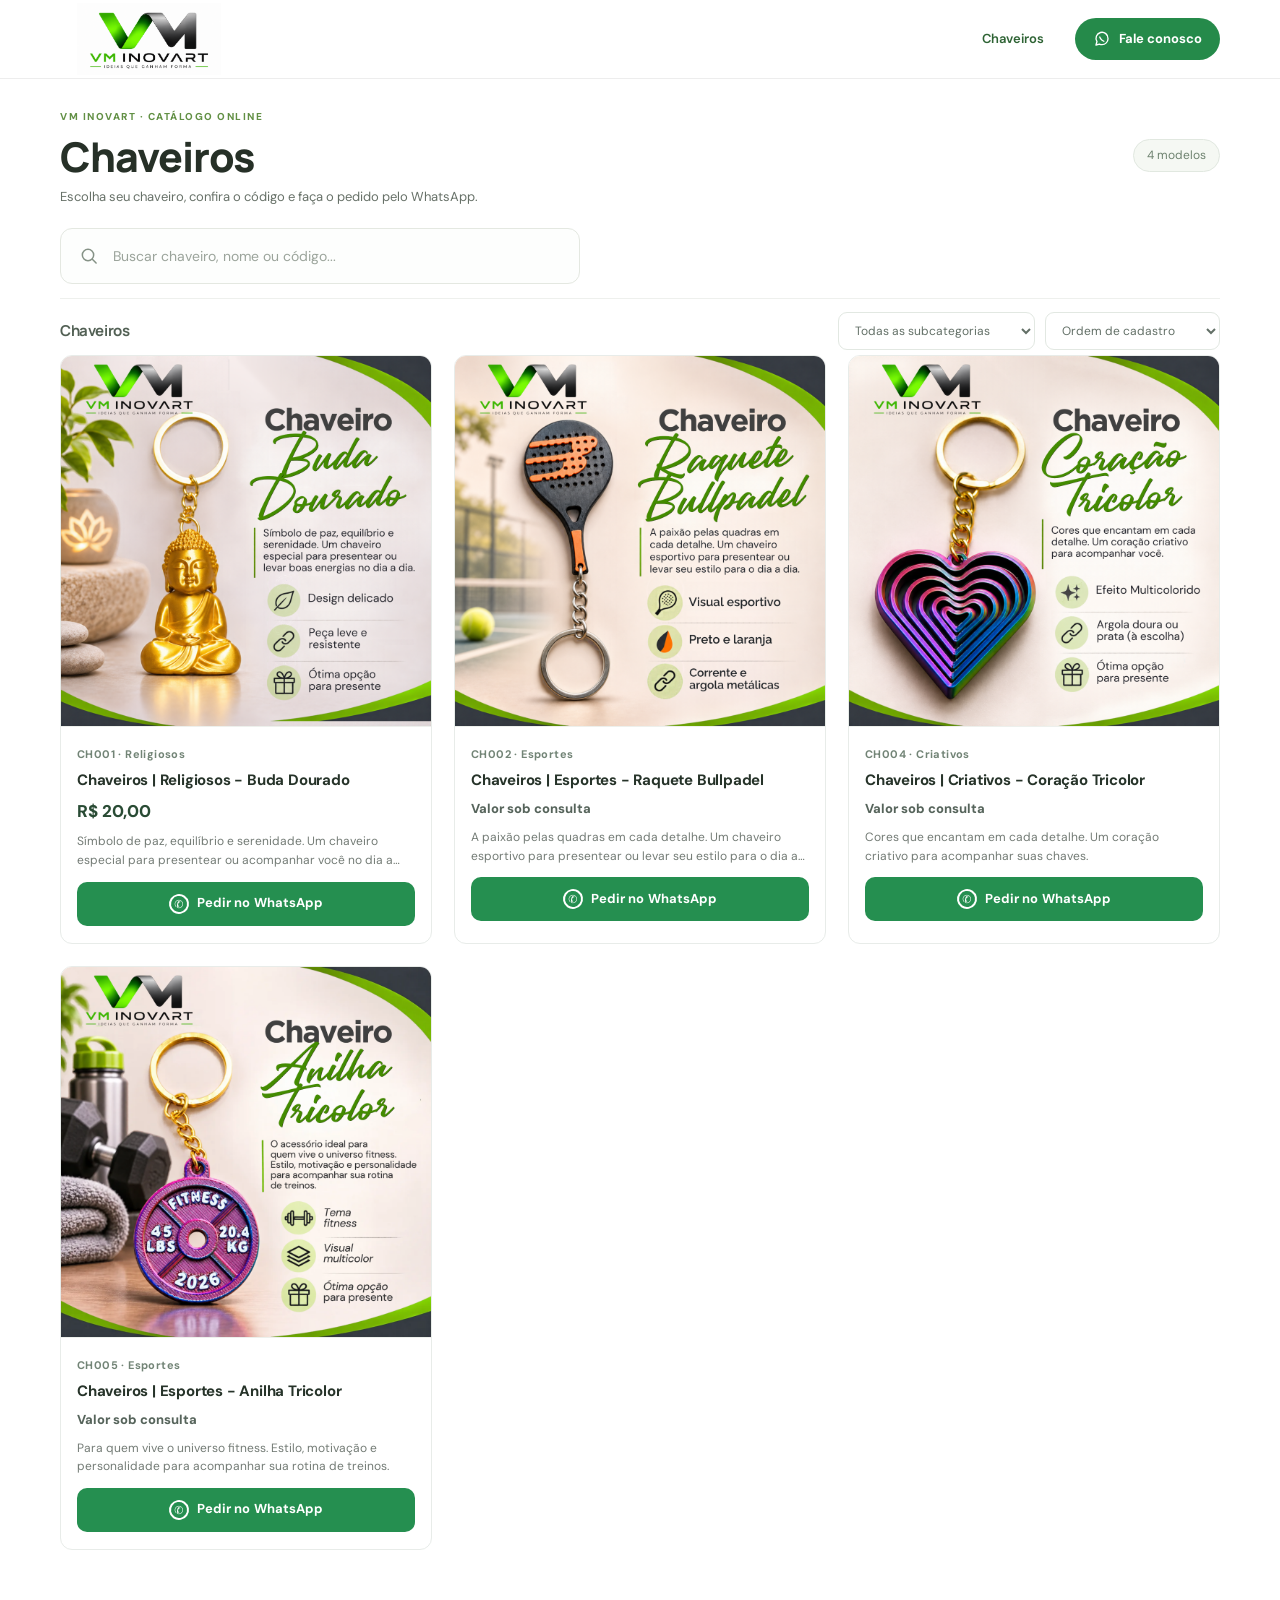
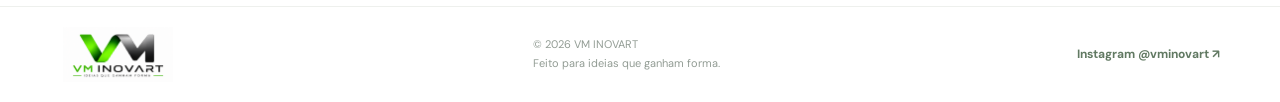
<file: index.html>
<!DOCTYPE html>
<html lang="pt-BR">
<head>
  <meta charset="UTF-8" />
  <meta name="viewport" content="width=device-width, initial-scale=1, viewport-fit=cover" />
  <title>Catálogo VM INOVART | Ideias que ganham forma</title>
  <meta name="description" content="Conheça os chaveiros da VM INOVART. Confira a arte original, código e preço e peça pelo WhatsApp." />
  <meta name="theme-color" content="#f8f9f6" />
  <meta property="og:type" content="website" />
  <meta property="og:title" content="Catálogo VM INOVART" />
  <meta property="og:description" content="Chaveiros VM INOVART. Confira os modelos e peça diretamente pelo WhatsApp." />
  <link rel="icon" href="assets/favicon.svg" type="image/svg+xml" />
  <link rel="stylesheet" href="styles.css" />
  <script defer src="data/produtos.js"></script>
  <script defer src="app.js"></script>
</head>
<body>
  <a class="skip-link" href="#catalogo">Ir ao catálogo</a>
  <header class="site-header" id="inicio">
    <div class="shell header-inner">
      <a href="./" class="logo-link" aria-label="VM INOVART — página inicial">
        <img class="logo" src="assets/logo-vm-inovart.png" alt="VM INOVART — Ideias que ganham forma" />
      </a>
      <nav class="header-links" aria-label="Links do cabeçalho">
        <a class="header-link active" href="#catalogo">Chaveiros</a>
        
        <a class="header-contact" href="https://wa.me/5521996093767" target="_blank" rel="noopener noreferrer" aria-label="Conversar no WhatsApp">
          <svg width="18" height="18" viewBox="0 0 24 24" fill="none" aria-hidden="true"><path d="M20 11.5a8 8 0 0 1-8 8 8 8 0 0 1-3.4-.75L4 20l1.3-4.6a8 8 0 1 1 14.7-3.9Z" stroke="currentColor" stroke-width="1.8" stroke-linejoin="round"/><path d="m9 9.4 1.1 2.2c.8 1.1 1.4 1.8 2.5 2.4l1.9 1" stroke="currentColor" stroke-width="1.8" stroke-linecap="round"/></svg>
          <span class="desktop-link">Fale conosco</span>
        </a>
      </nav>
    </div>
  </header>

  <main>

    <section class="catalog shell" id="catalogo" aria-labelledby="catalog-title">
      <div class="section-heading">
        <div>
          <span class="section-kicker">VM INOVART · CATÁLOGO ONLINE</span>
          <h1 id="catalog-title">Chaveiros</h1>
          <p>Escolha seu chaveiro, confira o código e faça o pedido pelo WhatsApp.</p>
        </div>
        <div class="count-badge" id="catalog-total" aria-live="polite">Carregando catálogo...</div>
      </div>

      <div class="search-wrap">
        <svg viewBox="0 0 24 24" width="20" height="20" fill="none" aria-hidden="true"><circle cx="10.8" cy="10.8" r="6.8" stroke="currentColor" stroke-width="1.8"/><path d="m16 16 4.5 4.5" stroke="currentColor" stroke-width="1.8" stroke-linecap="round"/></svg>
        <input id="search" type="search" autocomplete="off" aria-label="Pesquisar produto por nome ou código" placeholder="Buscar chaveiro, nome ou código..." />
        
      </div>
      <div class="categories" id="categories" role="group" aria-label="Filtrar por categoria"></div>

      <div class="catalog-toolbar">
        <div class="catalog-breadcrumb" id="breadcrumb"><strong>Chaveiros</strong></div>
        <div class="catalog-actions">
          <label for="subcategory" class="sr-only">Subcategoria</label>
          <select id="subcategory" aria-label="Filtrar subcategoria"><option value="">Todas as subcategorias</option></select>
          <label for="sort" class="sr-only">Ordenação</label>
          <select id="sort" aria-label="Ordenar produtos"><option value="default">Ordem de cadastro</option><option value="az">Nome: A a Z</option><option value="za">Nome: Z a A</option></select>
        </div>
      </div>
      <p class="results-label" id="results-label" aria-live="polite"></p>
      <div class="product-grid" id="product-grid" aria-live="polite"></div>
      <div class="empty-state" id="empty-state" hidden>
        <div class="empty-icon" aria-hidden="true">✦</div>
        <h3>Nenhum produto encontrado</h3>
        <p>Explore outra categoria ou experimente uma busca diferente.</p>
        <button type="button" class="reset-button" id="reset-filters">Limpar filtros</button>
      </div>
    </section>
  </main>

  <footer class="site-footer"><div class="shell footer-inner"><div class="footer-logo"><img src="assets/logo-vm-inovart.png" alt="VM INOVART" /></div><div><span>© <span id="year">2026</span> VM INOVART</span><span>Feito para ideias que ganham forma.</span></div><a href="https://www.instagram.com/vminovart/" target="_blank" rel="noopener noreferrer">Instagram @vminovart ↗</a></div></footer>

  <dialog id="product-dialog" class="product-dialog" aria-labelledby="dialog-title">
    <button class="dialog-close" id="dialog-close" aria-label="Fechar detalhes do produto">×</button>
    <div class="dialog-layout"><div class="dialog-image-wrap"><img id="dialog-image" alt="" /></div><div class="dialog-info"><span class="dialog-kicker" id="dialog-category"></span><h2 id="dialog-title"></h2><span class="product-code" id="dialog-code"></span><p id="dialog-description"></p><div class="dialog-price" id="dialog-price"></div><a class="order-button dialog-order" target="_blank" rel="noopener noreferrer" id="dialog-order"><span class="wa-circle">✆</span> Pedir no WhatsApp</a><button class="dialog-share" id="dialog-share" type="button">Compartilhar este produto ↗</button><small>A mensagem inclui o código do produto e, após a publicação do site, o link da imagem original.</small></div></div>
  </dialog>
</body>
</html>
</file>
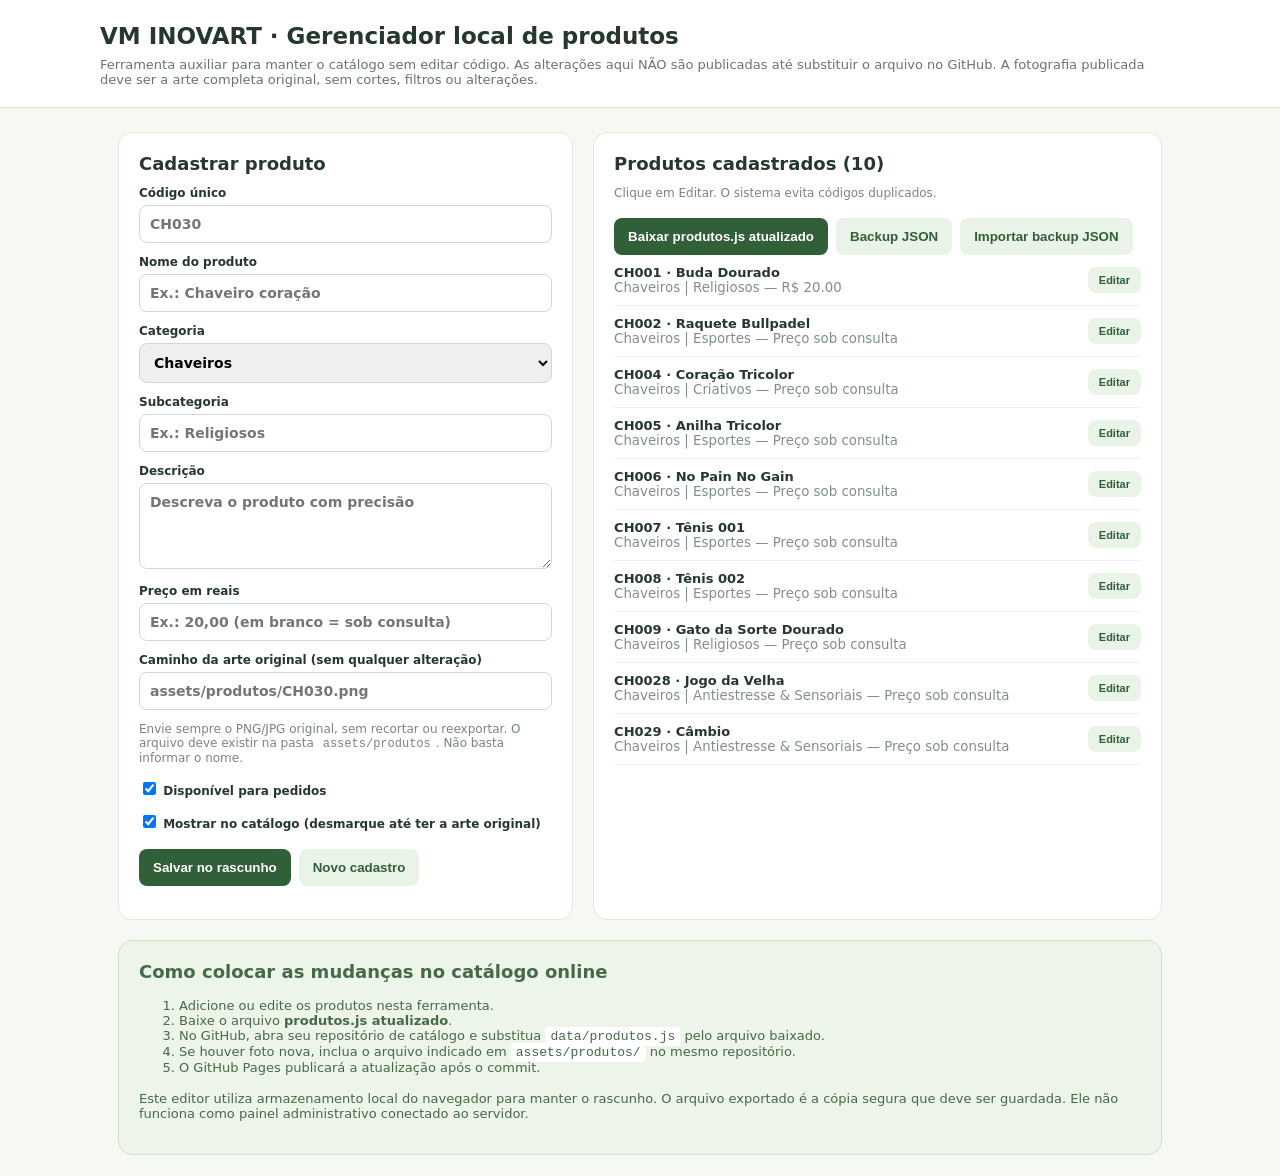
<file: editor-local.html>
<!DOCTYPE html>
<html lang="pt-BR">
<head><meta charset="UTF-8"/><meta name="viewport" content="width=device-width, initial-scale=1"/><title>Editor local | VM INOVART</title><style>
:root{font-family:system-ui,'Segoe UI',sans-serif;color:#26372c;background:#f5f8f3}*{box-sizing:border-box}body{margin:0}header{background:#fff;border-bottom:1px solid #dce7d8;padding:20px}header>div,main{max-width:1080px;margin:auto}h1{font-size:23px;margin:3px 0}.sub{font-size:13px;color:#667669;margin:8px 0 0}main{padding:24px 18px;display:grid;grid-template-columns:1fr 1.25fr;gap:20px}section{background:#fff;border:1px solid #e1e9df;border-radius:14px;padding:20px}h2{font-size:18px;margin:0 0 12px}label{display:block;font-size:12px;font-weight:700;margin-top:12px}input,select,textarea{border:1px solid #cedacc;border-radius:8px;padding:10px;width:100%;font:inherit;font-size:14px;margin-top:5px}textarea{height:86px;resize:vertical}button{background:#315f3a;color:#fff;border:0;padding:11px 14px;border-radius:8px;cursor:pointer;font-weight:700}button.secondary{color:#315f3a;background:#eaf3e7}button.danger{background:#fff0f0;color:#ad3737}.actions{display:flex;flex-wrap:wrap;gap:8px;margin-top:18px}.item{display:flex;align-items:center;justify-content:space-between;gap:10px;border-bottom:1px solid #eff2ee;padding:10px 0}.item strong{display:block;font-size:13px}.item small{display:block;color:#809184}.item button{font-size:11px;padding:7px 11px}.guide{grid-column:1/-1;background:#edf5ea;border-color:#cfe3c9;color:#466947}.guide p,.guide li{font-size:13px}code{background:#fff;padding:2px 5px;border-radius:3px}.hint{color:#78867b;font-size:12px}.status{margin-top:13px;color:#35643d;font-weight:700;font-size:12px}input[type=checkbox]{width:auto} @media(max-width:740px){main{display:block}section{margin-bottom:15px}}</style>
<script defer src="data/produtos.js"></script></head>
<body><header><div><h1>VM INOVART · Gerenciador local de produtos</h1><p class="sub">Ferramenta auxiliar para manter o catálogo sem editar código. As alterações aqui NÃO são publicadas até substituir o arquivo no GitHub. A fotografia publicada deve ser a arte completa original, sem cortes, filtros ou alterações.</p></div></header>
<main><section><h2 id="form-title">Cadastrar produto</h2><form id="form">
<label>Código único <input name="codigo" required placeholder="CH030" maxlength="25" autocomplete="off"/></label>
<label>Nome do produto <input name="nome" required placeholder="Ex.: Chaveiro coração"/></label>
<label>Categoria <select name="categoria" id="category" required></select></label>
<label>Subcategoria <input name="subcategoria" placeholder="Ex.: Religiosos"/></label>
<label>Descrição <textarea name="descricao" placeholder="Descreva o produto com precisão"></textarea></label>
<label>Preço em reais <input name="preco" inputmode="decimal" placeholder="Ex.: 20,00 (em branco = sob consulta)"/></label>
<label>Caminho da arte original (sem qualquer alteração) <input name="foto" placeholder="assets/produtos/CH030.png"/></label>
<p class="hint">Envie sempre o PNG/JPG original, sem recortar ou reexportar. O arquivo deve existir na pasta <code>assets/produtos</code>. Não basta informar o nome.</p>
<label><input type="checkbox" name="disponivel" checked/> Disponível para pedidos</label>
<label><input type="checkbox" name="publicar" checked/> Mostrar no catálogo (desmarque até ter a arte original)</label>
<div class="actions"><button id="save" type="submit">Salvar no rascunho</button><button type="button" id="clear" class="secondary">Novo cadastro</button></div><div class="status" id="status"></div></form></section>
<section><h2>Produtos cadastrados <span id="count"></span></h2><p class="hint">Clique em Editar. O sistema evita códigos duplicados.</p><div class="actions"><button id="export" type="button">Baixar produtos.js atualizado</button><button id="export-json" type="button" class="secondary">Backup JSON</button><button id="import" type="button" class="secondary">Importar backup JSON</button><input type="file" id="file-input" accept=".json,application/json" style="display:none" /></div><div id="items"></div></section>
<section class="guide"><h2>Como colocar as mudanças no catálogo online</h2><ol><li>Adicione ou edite os produtos nesta ferramenta.</li><li>Baixe o arquivo <strong>produtos.js atualizado</strong>.</li><li>No GitHub, abra seu repositório de catálogo e substitua <code>data/produtos.js</code> pelo arquivo baixado.</li><li>Se houver foto nova, inclua o arquivo indicado em <code>assets/produtos/</code> no mesmo repositório.</li><li>O GitHub Pages publicará a atualização após o commit.</li></ol><p>Este editor utiliza armazenamento local do navegador para manter o rascunho. O arquivo exportado é a cópia segura que deve ser guardada. Ele não funciona como painel administrativo conectado ao servidor.</p></section>
</main>
<script>
window.addEventListener('DOMContentLoaded',()=>{
const key='vminovart_catalogo_editor_v1';const original=window.VM_CATALOG_DATA||{whatsapp:'5521996093767',categorias:[],produtos:[]};const doc=(()=>{try{return JSON.parse(localStorage.getItem(key))||JSON.parse(JSON.stringify(original))}catch{return JSON.parse(JSON.stringify(original))}})();
let editing=null;const form=document.getElementById('form'),list=document.getElementById('items'),status=document.getElementById('status');const cats=document.getElementById('category');const categories=[...new Set([...original.categorias,...doc.categorias,...doc.produtos.map(p=>p.categoria)].filter(Boolean))];
function fillCats(){cats.replaceChildren();categories.forEach(c=>cats.add(new Option(c,c)));}function message(s){status.textContent=s;}function persist(){try{localStorage.setItem(key,JSON.stringify(doc));}catch(e){message('Armazenamento local indisponível. Exporte o arquivo antes de fechar esta página.');}render();}
function reset(){form.reset();editing=null;document.getElementById('form-title').textContent='Cadastrar produto';message('');}function render(){document.getElementById('count').textContent=`(${doc.produtos.length})`;list.replaceChildren();doc.produtos.forEach(p=>{const row=document.createElement('div');row.className='item';const info=document.createElement('div');const t=document.createElement('strong');t.textContent=`${p.codigo} · ${p.nome}`;const sub=document.createElement('small');sub.textContent=`${p.categoria} | ${p.subcategoria||'Sem subcategoria'} — ${p.preco==null?'Preço sob consulta':'R$ '+Number(p.preco).toFixed(2)}`;info.append(t,sub);const b=document.createElement('button');b.className='secondary';b.textContent='Editar';b.onclick=()=>{editing=p.codigo;for(const [k,v] of Object.entries(p)){if(form.elements[k])form.elements[k].type==='checkbox'?form.elements[k].checked=Boolean(v):form.elements[k].value=k==='preco'&&v!==null?String(v).replace('.',','):v??'';}document.getElementById('form-title').textContent=`Editando ${p.codigo}`;window.scrollTo({top:0,behavior:'smooth'});};row.append(info,b);list.append(row);});}
form.addEventListener('submit',e=>{e.preventDefault();const f=new FormData(form);const codigo=String(f.get('codigo')).trim().toUpperCase();const nome=String(f.get('nome')).trim();const v=String(f.get('preco')??'').trim().replace(/\./g,'').replace(',','.');const price=v===''?null:Number(v);if(!codigo||!nome){message('Preencha código e nome.');return;}if(v!==''&&(!Number.isFinite(price)||price<0)){message('Informe um preço válido ou deixe vazio.');return;}if(doc.produtos.some(p=>p.codigo===codigo&&p.codigo!==editing)){message('Já existe um produto com esse código.');return;}const p={codigo,nome,categoria:String(f.get('categoria')),subcategoria:String(f.get('subcategoria')).trim(),descricao:String(f.get('descricao')).trim(),preco:price,foto:String(f.get('foto')).trim(),disponivel:form.elements.disponivel.checked,publicar:form.elements.publicar.checked};if(editing){const i=doc.produtos.findIndex(x=>x.codigo===editing);if(i>=0)doc.produtos[i]=p;}else doc.produtos.push(p);persist();reset();message(`Produto ${codigo} salvo no rascunho. Lembre-se de exportar para atualizar o site.`);});
document.getElementById('clear').onclick=reset;
function download(fileName, content, mime){const b=new Blob([content],{type:mime});const a=document.createElement('a');a.href=URL.createObjectURL(b);a.download=fileName;a.click();setTimeout(()=>URL.revokeObjectURL(a.href),2000);}
document.getElementById('export').onclick=()=>download('produtos.js','window.VM_CATALOG_DATA = '+JSON.stringify(doc,null,2)+';\n','application/javascript');
document.getElementById('export-json').onclick=()=>download('backup-vm-inovart.json',JSON.stringify(doc,null,2),'application/json');
document.getElementById('import').onclick=()=>document.getElementById('file-input').click();
document.getElementById('file-input').addEventListener('change',async e=>{const file=e.target.files[0];if(!file)return;try{const val=JSON.parse(await file.text());if(!Array.isArray(val.produtos)||!Array.isArray(val.categorias))throw Error('Formato inválido');doc.produtos=val.produtos;doc.categorias=val.categorias;doc.whatsapp=val.whatsapp||doc.whatsapp;persist();message('Backup importado. Exporte o arquivo para publicar.');}catch(err){message('Falha ao importar: '+err.message);}e.target.value='';});fillCats();render();
});
</script>
</body></html>
</file>
<file: styles.css>
@import url('https://fonts.googleapis.com/css2?family=DM+Sans:wght@400;500;600;700&family=Manrope:wght@400;500;600;700;800&display=swap');
:root{--ink:#242b26;--muted:#717b73;--green:#5b9733;--green-dark:#2e6334;--green-bright:#80b841;--line:#e5e8e2;--cream:#f8f9f6;--white:#fff;--radius:18px;--shadow:0 13px 42px rgba(25,40,28,.065)}
*{box-sizing:border-box}html{scroll-behavior:smooth}body{margin:0;background:#fff;color:var(--ink);font:400 15px/1.6 'DM Sans',system-ui,-apple-system,BlinkMacSystemFont,Segoe UI,sans-serif;-webkit-font-smoothing:antialiased}button,input,select{font:inherit}a{color:inherit;text-decoration:none}button{cursor:pointer}img{display:block;max-width:100%}.shell{width:min(1160px,calc(100% - 48px));margin-inline:auto}.skip-link,.sr-only{position:absolute;width:1px;height:1px;overflow:hidden;clip:rect(0,0,0,0);white-space:nowrap}.skip-link:focus{width:auto;height:auto;clip:auto;padding:12px 18px;z-index:1000;background:#fff}.site-header{position:sticky;top:0;z-index:50;border-bottom:1px solid rgba(30,50,32,.06);background:rgba(255,255,255,.95);backdrop-filter:blur(15px)}.header-inner{height:90px;display:flex;justify-content:space-between;align-items:center;gap:20px}.logo-link{display:block;flex-shrink:0}.logo{width:180px;height:75px;object-fit:contain}.header-links{display:flex;align-items:center;gap:31px}.header-link{font-size:13px;font-weight:600;color:#5f6c61;transition:color .2s}.header-link:hover,.header-link.active{color:var(--green-dark)}.header-contact{border-radius:999px;display:inline-flex;align-items:center;gap:8px;padding:11px 18px;background:#eff5e9;color:var(--green-dark);font-size:13px;font-weight:700}.header-contact:hover{background:#e5f1d8}
.hero{margin-top:24px;min-height:420px;border-radius:25px;display:grid;grid-template-columns:1.05fr .95fr;background:linear-gradient(120deg,#f7f9f5 0%,#f2f6eb 60%,#eaf3e3 100%);overflow:hidden}.hero-text{padding:70px 30px 60px 68px;position:relative;z-index:2}.eyebrow,.section-kicker{font-size:11px;font-weight:800;letter-spacing:2.1px;color:#52774d}.eyebrow{display:flex;align-items:center;gap:9px}.eyebrow-dot{width:7px;height:7px;border-radius:50%;background:#81b845;box-shadow:0 0 0 4px #e0edda}.hero h1{font:800 clamp(38px,4.1vw,62px)/1.13 'Manrope',sans-serif;letter-spacing:-2.8px;margin:18px 0 19px;color:#243226}.hero h1 em{font-style:normal;color:#6aa23b}.hero p{font-size:15px;color:#627066;max-width:430px;margin-bottom:26px}.primary-link{display:inline-flex;gap:25px;align-items:center;padding:12px 23px;background:#294c31;color:#fff;font-weight:700;font-size:13px;border-radius:12px;box-shadow:0 10px 18px #2b55311e}.primary-link:hover{background:#356740}.hero-caption{display:flex;align-items:center;gap:10px;color:#8c9688;font-size:11px;margin-top:36px}.tiny-line{height:1px;width:25px;background:#9cbb91}.hero-media{position:relative;min-height:390px}.hero-media:before{content:"";position:absolute;inset:4% -8% -28% 7%;background:#e0ebd5;border-radius:50%;transform:rotate(-18deg)}.hero-product-card{position:absolute;background:white;border:8px solid white;border-radius:19px;overflow:hidden;box-shadow:0 24px 50px #294c3125;aspect-ratio:1}.hero-product-card img{width:100%;height:100%;object-fit:cover}.hero-product-one{width:43%;top:10%;left:16%;transform:rotate(-9deg);z-index:1}.hero-product-two{width:42%;top:21%;right:6%;transform:rotate(8deg);z-index:2}.hero-product-three{width:32%;bottom:7%;left:27%;transform:rotate(-4deg);z-index:3}.hero-media-label{position:absolute;right:10%;bottom:8%;font-size:10px;letter-spacing:.7px;transform:rotate(-5deg);color:#5d7c56;z-index:4}
.catalog{padding-top:72px;padding-bottom:100px;scroll-margin-top:105px}.section-heading{display:flex;align-items:flex-end;justify-content:space-between;gap:16px;margin-bottom:27px}.section-heading h2{font:800 31px/1.22 'Manrope',sans-serif;letter-spacing:-1.1px;margin:11px 0}.section-heading p{color:#89928a;font-size:14px;margin:0}.count-badge{font-size:12px;color:#638064;background:#f0f5ed;padding:6px 13px;border-radius:20px;white-space:nowrap}.search-wrap{height:56px;border:1px solid #e3e8df;border-radius:14px;display:flex;align-items:center;gap:12px;padding:0 18px;background:#fafbf9;color:#859286;margin-bottom:23px;transition:border-color .15s}.search-wrap:focus-within{border-color:#93bc81;box-shadow:0 0 0 3px #e2f1d9}.search-wrap input{background:transparent;border:0;outline:0;flex:1;min-width:0;color:#27372d;font-size:14px}.search-wrap input::placeholder{color:#9ba49b}.search-wrap kbd{font-size:23px;font-weight:400;color:#c7d0c6}.categories{display:flex;flex-wrap:wrap;gap:9px;margin-bottom:32px}.category-pill{border-radius:10px;background:#fff;color:#5b665f;border:1px solid #e1e7df;padding:10px 16px;font-size:12px;font-weight:700;min-height:42px;transition:all .15s}.category-pill:hover{border-color:#7faf71;color:var(--green-dark)}.category-pill[aria-pressed="true"]{color:white;background:#315c39;border-color:#315c39;box-shadow:0 6px 18px #315c3927}.catalog-toolbar{display:flex;justify-content:space-between;align-items:center;border-top:1px solid var(--line);padding-top:23px;gap:16px}.catalog-breadcrumb strong{font:800 19px/1.35 'Manrope',sans-serif;letter-spacing:-.4px}.catalog-breadcrumb span{color:#7e8881;margin-left:10px;font-size:12px}.catalog-actions{display:flex;gap:10px}.catalog-actions select{min-width:154px;max-width:210px;padding:9px 28px 9px 12px;background:#fff;border:1px solid #e2e8e2;border-radius:9px;color:#637067;font-size:12px;outline:none}.catalog-actions select:focus{border-color:#7fad69}.results-label{font-size:12px;color:#929c94;margin:7px 0 23px}.product-grid{display:grid;grid-template-columns:repeat(4,minmax(0,1fr));gap:22px}.product-card{min-width:0;border-radius:17px;background:white;border:1px solid #edf0eb;overflow:hidden;box-shadow:0 7px 20px rgba(36,44,39,.025);display:flex;flex-direction:column;transition:transform .2s,box-shadow .2s}.product-card:hover{transform:translateY(-3px);box-shadow:var(--shadow)}.photo-button{display:block;border:0;background:#f5f7f4;padding:0;position:relative;width:100%;aspect-ratio:1;overflow:hidden}.photo-button img{width:100%;height:100%;object-fit:cover;transition:transform .32s}.product-card:hover .photo-button img{transform:scale(1.035)}.photo-fallback{width:100%;height:100%;display:flex;align-items:center;justify-content:center;flex-direction:column;gap:8px;color:#a2ada2;background:linear-gradient(145deg,#f1f5ee,#fafbf8);font-size:11px;text-align:center;padding:18px}.photo-fallback svg{width:42px;height:42px;stroke:#c3cec3}.card-tag{position:absolute;top:12px;left:12px;padding:4px 9px;background:rgba(255,255,255,.94);font-size:10px;letter-spacing:.5px;border-radius:6px;color:#65776a;font-weight:700}.product-body{padding:15px 15px 16px;display:flex;flex-direction:column;flex:1}.product-category{font-size:10px;color:#719269;text-transform:uppercase;letter-spacing:1px;font-weight:800;min-height:16px}.product-title{font:800 16px/1.32 'Manrope',sans-serif;margin:7px 0 5px;letter-spacing:-.3px;min-height:42px}.product-code{font-size:11px;color:#919b94;letter-spacing:.3px}.product-description{font-size:12px;color:#7d877d;line-height:1.5;display:-webkit-box;-webkit-box-orient:vertical;-webkit-line-clamp:2;overflow:hidden;min-height:36px;margin:10px 0 15px}.product-price{font:800 17px 'Manrope',sans-serif;color:#28352b;margin-top:auto;margin-bottom:15px}.product-price.consult{font-size:13px;color:#6d786e}.order-button{width:100%;border-radius:11px;min-height:43px;padding:10px 8px;display:flex;justify-content:center;align-items:center;gap:8px;text-align:center;background:#36b76e;color:white;font-size:12px;letter-spacing:.1px;font-weight:800;transition:background .15s}.order-button:hover{background:#268e53}.wa-circle{width:20px;height:20px;border:2px solid currentColor;border-radius:100%;display:inline-grid;place-items:center;font:700 11px system-ui;line-height:1;transform:rotate(-10deg)}.product-unavailable{opacity:.5;pointer-events:none}.empty-state{text-align:center;padding:55px 20px;background:#fafcf8;border:1px dashed #dee9d9;border-radius:17px}.empty-state[hidden]{display:none}.empty-icon{font-size:36px;color:#80b44e}.empty-state h3{margin:10px 0 0}.empty-state p{color:#849084}.reset-button{border:0;color:white;background:#355f3b;padding:12px 18px;border-radius:9px}
.bottom-promo{background:#f5f8f2;padding:57px 0}.bottom-inner{display:flex;justify-content:space-between;align-items:center;gap:30px}.bottom-inner h2{font:800 28px 'Manrope';letter-spacing:-1px;margin:8px 0}.bottom-inner p{font-size:14px;color:#7a857b;margin:0}.bottom-cta{display:flex;gap:21px;align-items:center;justify-content:center;padding:15px 23px;border-radius:10px;background:#304b33;color:white;font-size:13px;font-weight:700;white-space:nowrap}.bottom-cta:hover{background:#477449}.site-footer{padding:24px 0}.footer-inner{display:flex;align-items:center;justify-content:space-between;gap:25px}.footer-logo img{width:115px;height:55px;object-fit:contain}.footer-inner>div:nth-child(2){display:flex;flex-direction:column;gap:1px;color:#929c94;font-size:11px}.footer-inner a{font-size:12px;color:#617962;font-weight:700}
.product-dialog{width:min(840px,calc(100% - 28px));max-width:840px;padding:0;border:0;border-radius:21px;box-shadow:0 24px 100px #15201960;overflow:visible}.product-dialog::backdrop{background:rgba(25,35,27,.56);backdrop-filter:blur(4px)}.dialog-layout{display:grid;grid-template-columns:1fr 1fr;background:white;border-radius:21px;overflow:hidden}.dialog-image-wrap{background:#f5f7f4;min-height:380px;display:flex;align-items:center;justify-content:center}.dialog-image-wrap img{width:100%;height:100%;object-fit:cover;max-height:600px}.dialog-info{padding:45px 35px;display:flex;flex-direction:column;justify-content:center;align-items:flex-start}.dialog-kicker{color:#6c9c4a;font-size:11px;font-weight:800;letter-spacing:1.6px;text-transform:uppercase}.dialog-info h2{font:800 28px/1.25 'Manrope';margin:10px 0}.dialog-info p{font-size:14px;color:#7b847d;margin:22px 0 26px}.dialog-price{font:800 23px 'Manrope';margin-bottom:25px}.dialog-order{font-size:14px;padding:14px 18px}.dialog-share{margin-top:15px;border:0;background:transparent;color:#3c7547;font-weight:700;font-size:13px;padding:8px;align-self:center}.dialog-info small{margin-top:12px;font-size:11px;color:#98a098}.dialog-close{position:absolute;right:-12px;top:-13px;width:38px;height:38px;display:grid;place-items:center;z-index:2;background:#26382b;color:white;border:0;border-radius:50%;font-size:25px;line-height:1}
@media (max-width:1000px){.product-grid{grid-template-columns:repeat(3,minmax(0,1fr));gap:16px}.hero-text{padding:65px 26px 60px 44px}.hero-media-label{display:none}}
@media (max-width:760px){.shell{width:min(100% - 30px,620px)}.header-inner{height:70px}.logo{width:142px;height:60px}.header-links{gap:11px}.header-contact{padding:10px 12px}.desktop-link{display:none}.header-contact svg{width:21px;height:21px}.hero{min-height:auto;grid-template-columns:1fr;margin-top:13px;border-radius:17px}.hero-text{padding:32px 24px 0}.hero h1{font-size:39px;letter-spacing:-1.8px;margin:13px 0}.hero p{font-size:13px;margin-bottom:19px}.hero-caption{display:none}.hero-media{min-height:200px}.hero-product-card{border-width:5px;border-radius:11px}.hero-product-one{width:29%;top:10%;left:13%}.hero-product-two{width:30%;top:12%;right:12%}.hero-product-three{width:25%;top:37%;left:38%;bottom:auto}.catalog{padding-top:42px;padding-bottom:55px}.section-heading{align-items:flex-start;margin-bottom:18px}.section-heading h2{font-size:24px;margin:6px 0}.section-heading p{font-size:12px}.count-badge{font-size:10px;padding:5px 8px}.search-wrap{height:50px;margin-bottom:16px}.categories{flex-wrap:nowrap;overflow:auto;gap:8px;padding-bottom:9px;margin-right:-15px;margin-bottom:17px;scrollbar-width:thin;scrollbar-color:#d0dbcb transparent}.category-pill{white-space:nowrap;padding:8px 12px;min-height:39px;font-size:11px}.catalog-toolbar{display:block;padding-top:17px}.catalog-breadcrumb strong{font-size:17px}.catalog-actions{margin-top:13px}.catalog-actions select{width:50%;min-width:0}.results-label{margin:11px 0 16px}.product-grid{grid-template-columns:repeat(2,minmax(0,1fr));gap:11px}.product-body{padding:12px}.product-title{font-size:14px;min-height:36px}.product-category{font-size:9px;letter-spacing:.7px}.product-description{font-size:11px;margin:7px 0 12px}.product-price{font-size:14px;margin-bottom:13px}.product-price.consult{font-size:12px}.order-button{font-size:11px;gap:6px;min-height:41px}.card-tag{top:8px;left:8px;font-size:9px}.bottom-promo{padding:36px 0}.bottom-inner{display:block}.bottom-inner h2{font-size:23px}.bottom-cta{margin-top:19px;width:100%}.footer-inner{flex-wrap:wrap;gap:12px}.footer-logo img{width:99px;height:50px}.footer-inner a{width:100%}.product-dialog{max-height:92vh;overflow:auto}.dialog-layout{display:block}.dialog-image-wrap{min-height:0;max-height:45vh;aspect-ratio:1}.dialog-image-wrap img{max-height:45vh}.dialog-info{padding:23px 24px}.dialog-info h2{font-size:22px}.dialog-info p{margin:13px 0}.dialog-price{margin-bottom:15px}.dialog-close{right:5px;top:5px}}
@media (max-width:360px){.shell{width:calc(100% - 22px)}.hero h1{font-size:34px}.hero-text{padding-left:17px}.category-pill{padding:8px 9px}.product-card{border-radius:12px}.order-button{letter-spacing:-.2px;font-size:10px}.wa-circle{width:17px;height:17px}}
@media (prefers-reduced-motion:reduce){html{scroll-behavior:auto}*{transition:none!important;animation:none!important}}

/* VM INOVART • edição arte integral: nenhuma imagem recortada ou sobreposta */
.hero{display:block;min-height:0;margin-top:20px;background:#f8faf7;border:1px solid #f0f3ef;max-width:1160px}
.hero-text{padding:46px 54px 43px;max-width:850px}
.hero h1{font-size:clamp(34px,4.1vw,50px);line-height:1.17;letter-spacing:-1.9px;margin:13px 0}
.hero p{max-width:600px;margin-bottom:19px}
.hero-caption{margin-top:22px}
.hero-media{display:none !important}
.catalog{padding-top:55px}
.product-grid{grid-template-columns:repeat(3,minmax(0,1fr));gap:24px}
.product-card{border:1px solid #e8ece7;border-radius:13px;box-shadow:0 4px 24px rgba(28,36,28,.035)}
.product-card:hover{transform:none;box-shadow:0 4px 24px rgba(28,36,28,.055)}
.photo-button{height:auto;aspect-ratio:auto;display:block;line-height:0;background:#fff;overflow:visible}
.photo-button img{display:block;width:100%;height:auto;aspect-ratio:1/1;object-fit:contain;object-position:center;transform:none!important;transition:none!important}
.photo-button:hover img{transform:none!important}
.card-tag{display:none!important}
.product-body{padding:13px 14px 15px;gap:13px;border-top:1px solid #edf0eb}
.card-meta{display:flex;justify-content:space-between;align-items:center;gap:12px;min-height:43px}
.product-identity{min-width:0}
.product-title{font:700 14px/1.35 'Manrope',sans-serif;letter-spacing:-.2px;min-height:0;margin:3px 0 0}
.product-code{font-size:11px;font-weight:700;letter-spacing:.45px;color:#6e8b68}
.product-price{margin:0;font-size:16px;white-space:nowrap;text-align:right}
.product-price.consult{font-size:11px;color:#626e62;white-space:normal;max-width:105px;line-height:1.3}
.product-category,.product-description{display:none}
.order-button{margin-top:auto;min-height:43px;border-radius:9px;background:#258c4a;font-weight:700}
.dialog-image-wrap{min-height:0;background:#fff}
.dialog-image-wrap img{width:100%;height:auto;max-height:min(78vh,720px);object-fit:contain}
.dialog-info{justify-content:center}
@media(max-width:1000px){.product-grid{grid-template-columns:repeat(2,minmax(0,1fr))}}
@media(max-width:640px){
 .hero{margin-top:12px}
 .hero-text{padding:29px 25px 30px}
 .hero h1{font-size:38px;letter-spacing:-1.7px}
 .catalog{padding-top:37px}
 .product-grid{grid-template-columns:minmax(0,1fr);max-width:440px;margin-inline:auto;gap:23px}
 .product-card{border-radius:15px}
 .product-body{padding:15px 17px 17px}
 .product-title{font-size:15px}
 .product-price.consult{font-size:12px;max-width:120px}
 .dialog-layout{display:flex;flex-direction:column}
 .dialog-image-wrap img{max-height:none;width:100%;height:auto}
 .dialog-info{padding:22px 24px 28px}
}

/* Vitrine de chaveiros: arte original sem corte, filtros ou sobreposições */
.site-header{position:relative;background:#fff;border-bottom:1px solid #ededed}
.header-inner{height:78px}
.logo{width:178px;height:72px;object-fit:contain}
.header-contact{background:#258a4a;color:#fff;border-radius:999px}
.hero,.bottom-promo{display:none!important}
.catalog{padding-top:24px;padding-bottom:56px}
.section-heading{margin-bottom:20px;align-items:center}
.section-kicker{color:#629045;font-size:10px;letter-spacing:1.5px;font-weight:800}
.section-heading h1{font-family:'Manrope',sans-serif;color:#263027;font-weight:800;font-size:clamp(28px,3.6vw,41px);line-height:1.18;margin:5px 0 7px;letter-spacing:-1px}
.section-heading p{max-width:610px;color:#677168;font-size:13px;margin:0}
.count-badge{background:#f5f8f3;color:#6e826f;border:1px solid #e1e8e0;white-space:nowrap}
.search-wrap{max-width:520px;border-radius:12px;border:1px solid #e4e8e1;background:#fdfefd;margin-bottom:14px}
.search-wrap:focus-within{border-color:#6baa63}
.categories[hidden]{display:none!important}
.categories:empty{display:none}
.catalog-toolbar{padding:13px 0 5px;border-top:1px solid #eef0ed;min-height:0}
.catalog-breadcrumb strong{font-size:15px;font-weight:700;color:#526054}
.results-label{display:none}
.product-grid{grid-template-columns:repeat(3,minmax(0,1fr));gap:22px}
.product-card{overflow:hidden;border:1px solid #e8ece9;border-radius:12px;background:#fff;box-shadow:none}
.product-card:hover{box-shadow:0 8px 18px rgba(20,30,20,.04)}
.photo-button{width:100%;padding:0;aspect-ratio:1/1;line-height:0;background:#fff;border:0}
.photo-button img{width:100%;height:auto;aspect-ratio:1/1;object-fit:contain!important;transition:none!important;transform:none!important}
.product-body{padding:14px 16px 17px;gap:10px;border-top:1px solid #edf0ec}
.card-meta{display:block;min-height:auto}
.product-code{font-size:11px;color:#728476;letter-spacing:.4px;font-weight:700}
.product-title{font-family:'DM Sans',sans-serif;font-size:15px;line-height:1.4;min-height:0;margin:5px 0 0;color:#263329;font-weight:700}
.product-price{font-family:'DM Sans',sans-serif;text-align:left;font-size:17px;line-height:1.25;font-weight:800;white-space:normal;margin:10px 0 0;color:#294b34}
.product-price.consult{font-size:13px;max-width:none;color:#56645b}
.product-description{display:-webkit-box;-webkit-line-clamp:2;-webkit-box-orient:vertical;overflow:hidden;min-height:0;margin:0;color:#737b75;font-size:12px;line-height:1.55}
.order-button{margin-top:2px;background:#258f50;font-size:13px;min-height:44px;border-radius:10px}
.order-button:hover{background:#1a7440}
.product-dialog{overflow:auto;max-height:calc(100dvh - 36px)}
.dialog-image-wrap img{object-fit:contain!important}
.dialog-info p{line-height:1.7}
.site-footer{padding:20px 0;border-top:1px solid #eef0ed}
@media(max-width:760px){
.shell{width:calc(100% - 28px)}
.header-inner{height:66px}
.logo{width:143px;height:62px}
.catalog{padding-top:17px;padding-bottom:32px}
.section-heading{align-items:flex-start;margin-bottom:13px;gap:10px}
.section-heading h1{font-size:29px;margin:3px 0 6px}
.section-heading p{font-size:12px;max-width:300px}
.count-badge{font-size:10px;padding:5px 8px}
.search-wrap{height:46px;margin-bottom:13px}
.catalog-toolbar{padding-top:12px}
.catalog-actions{margin-top:8px}
.product-grid{grid-template-columns:minmax(0,1fr);max-width:490px;gap:22px}
.product-body{padding:15px 17px 17px}
.product-title{font-size:16px}
.product-price{font-size:19px;margin-top:8px}
.product-description{font-size:13px}
.order-button{min-height:46px;font-size:14px}
.dialog-image-wrap img{max-height:none!important}
}
</file>
